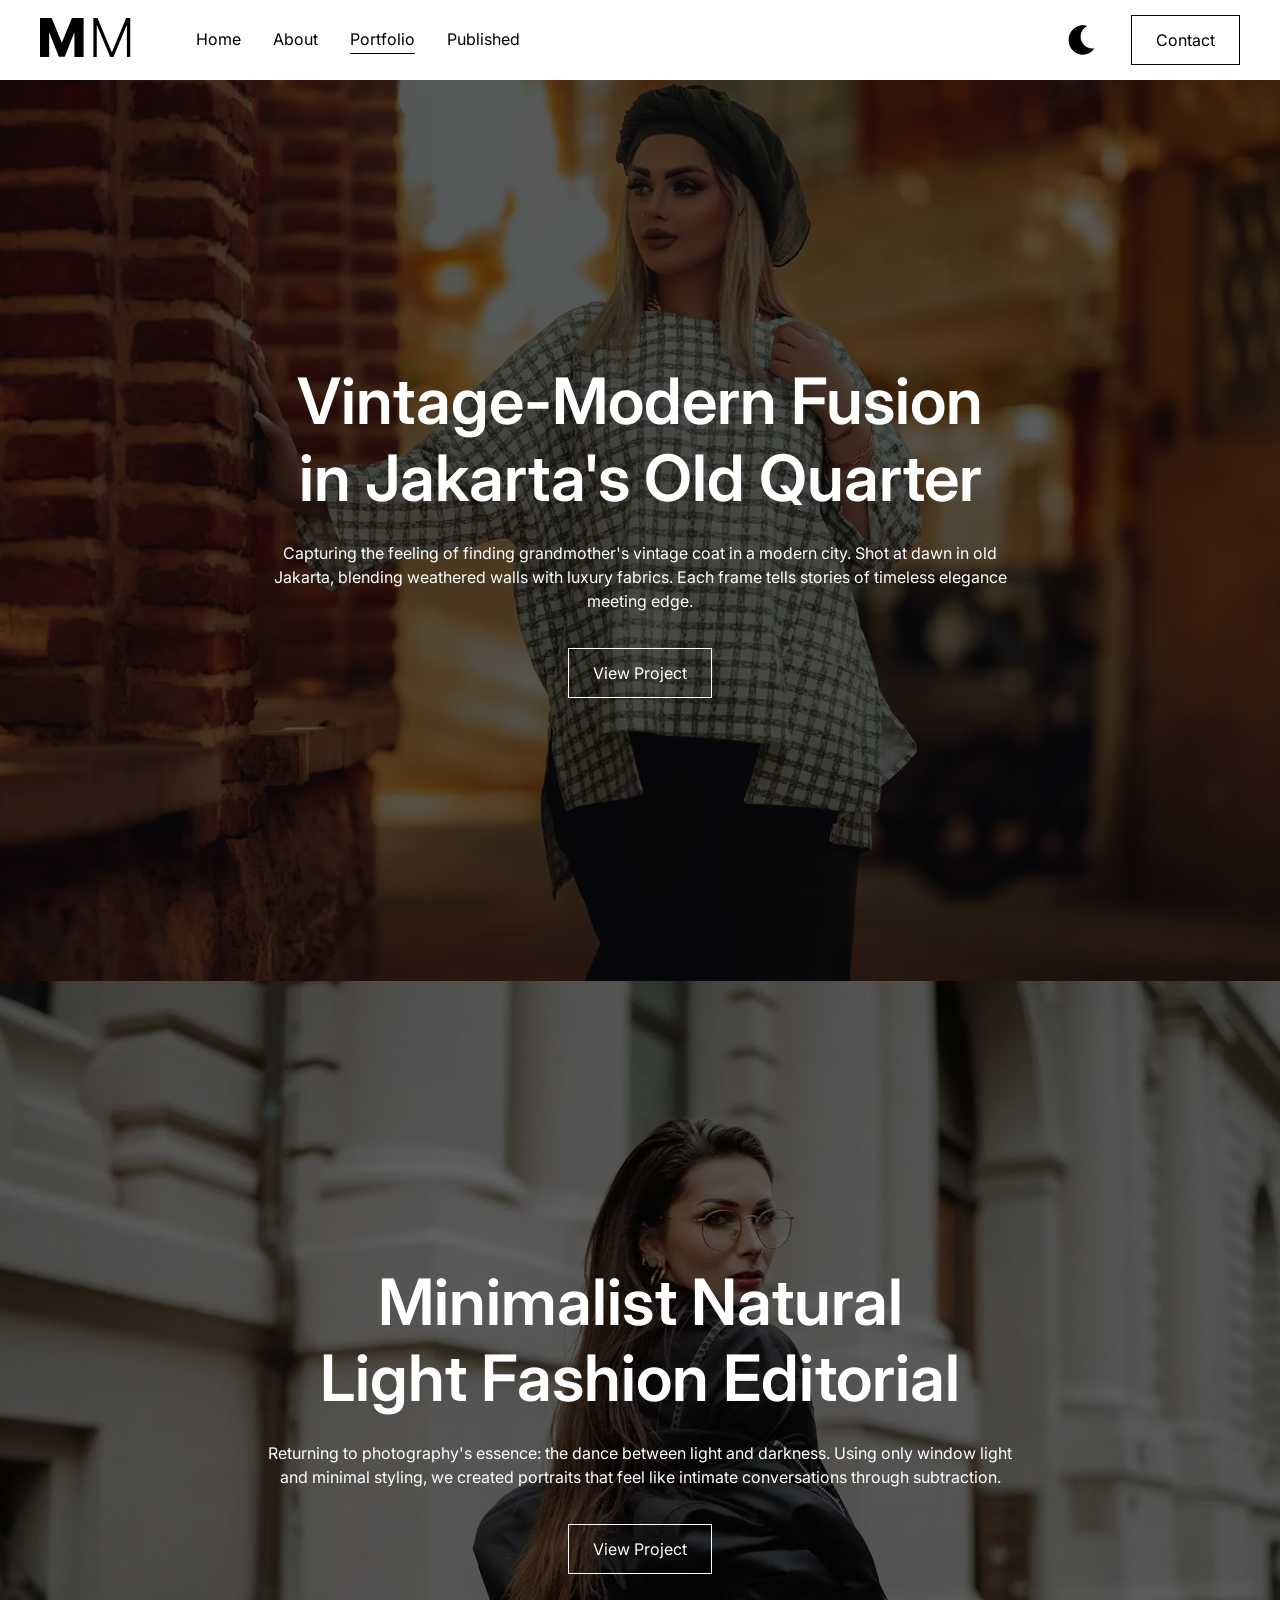
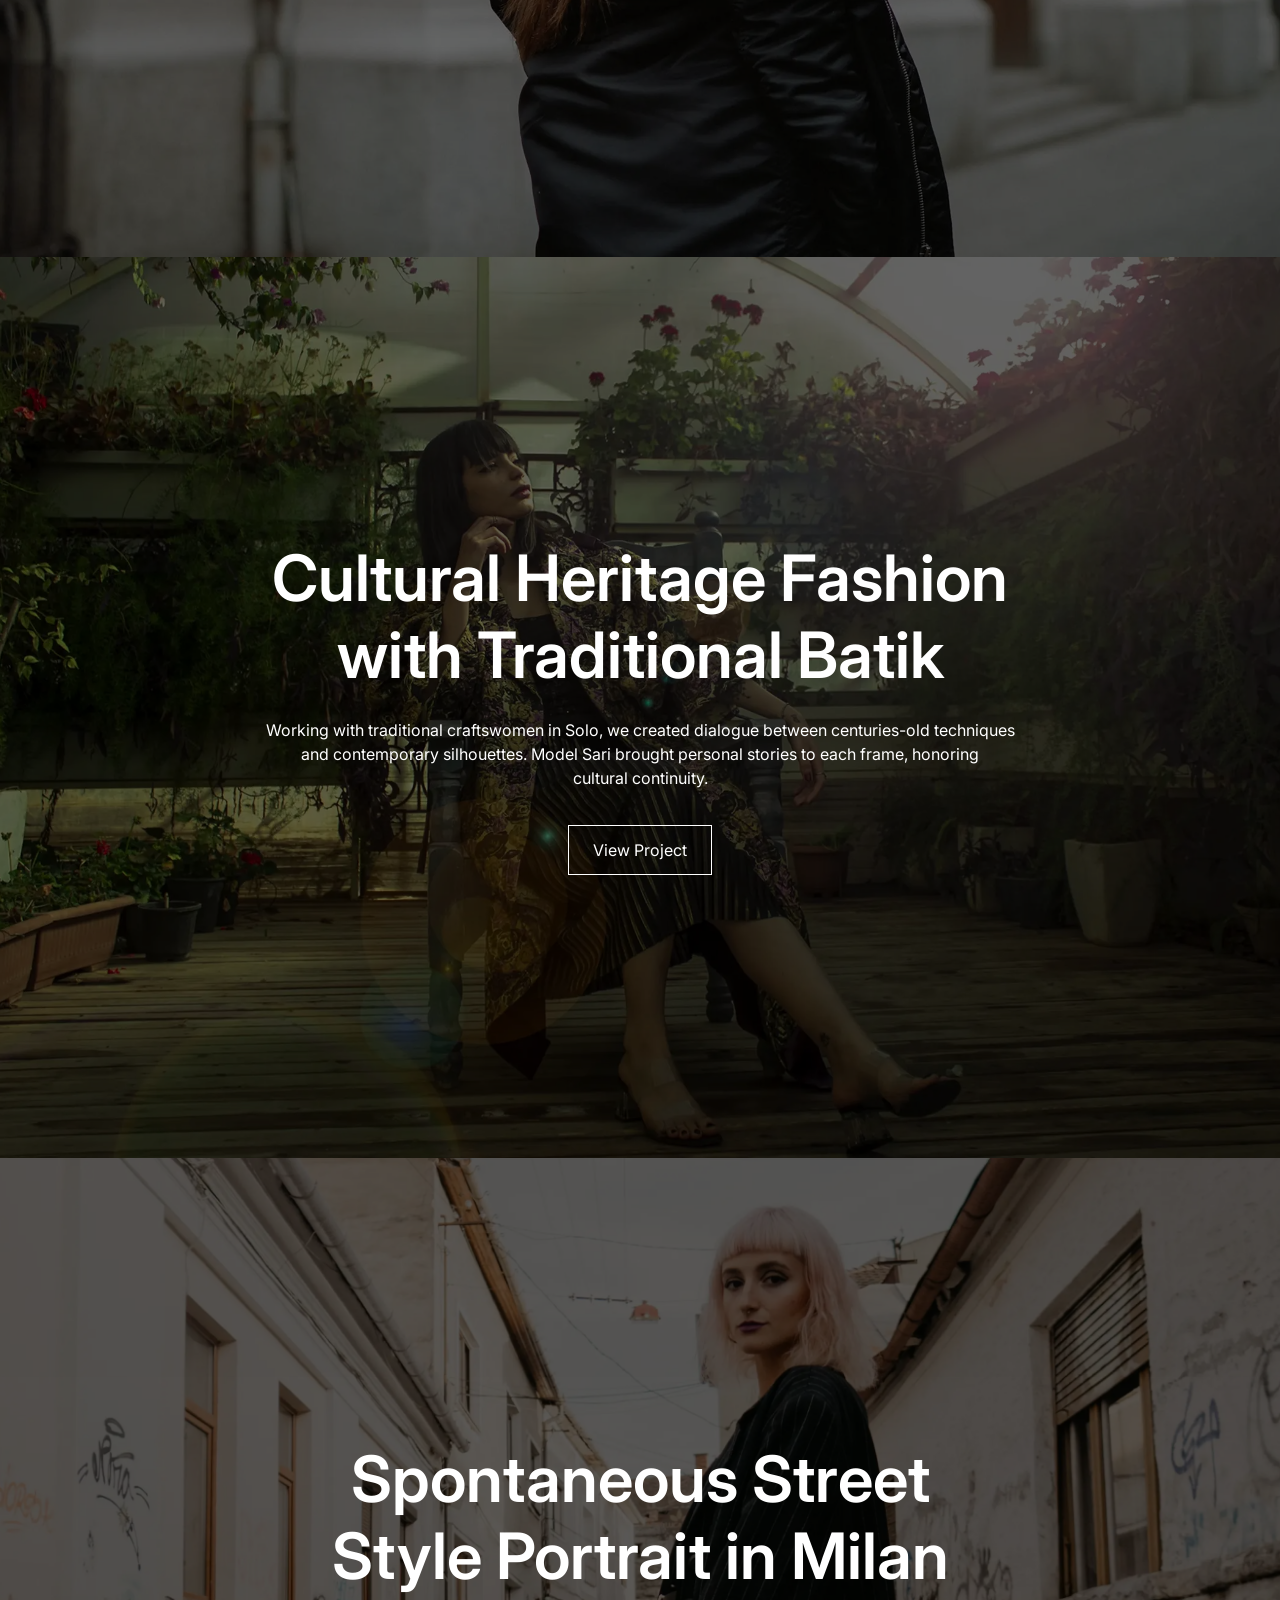
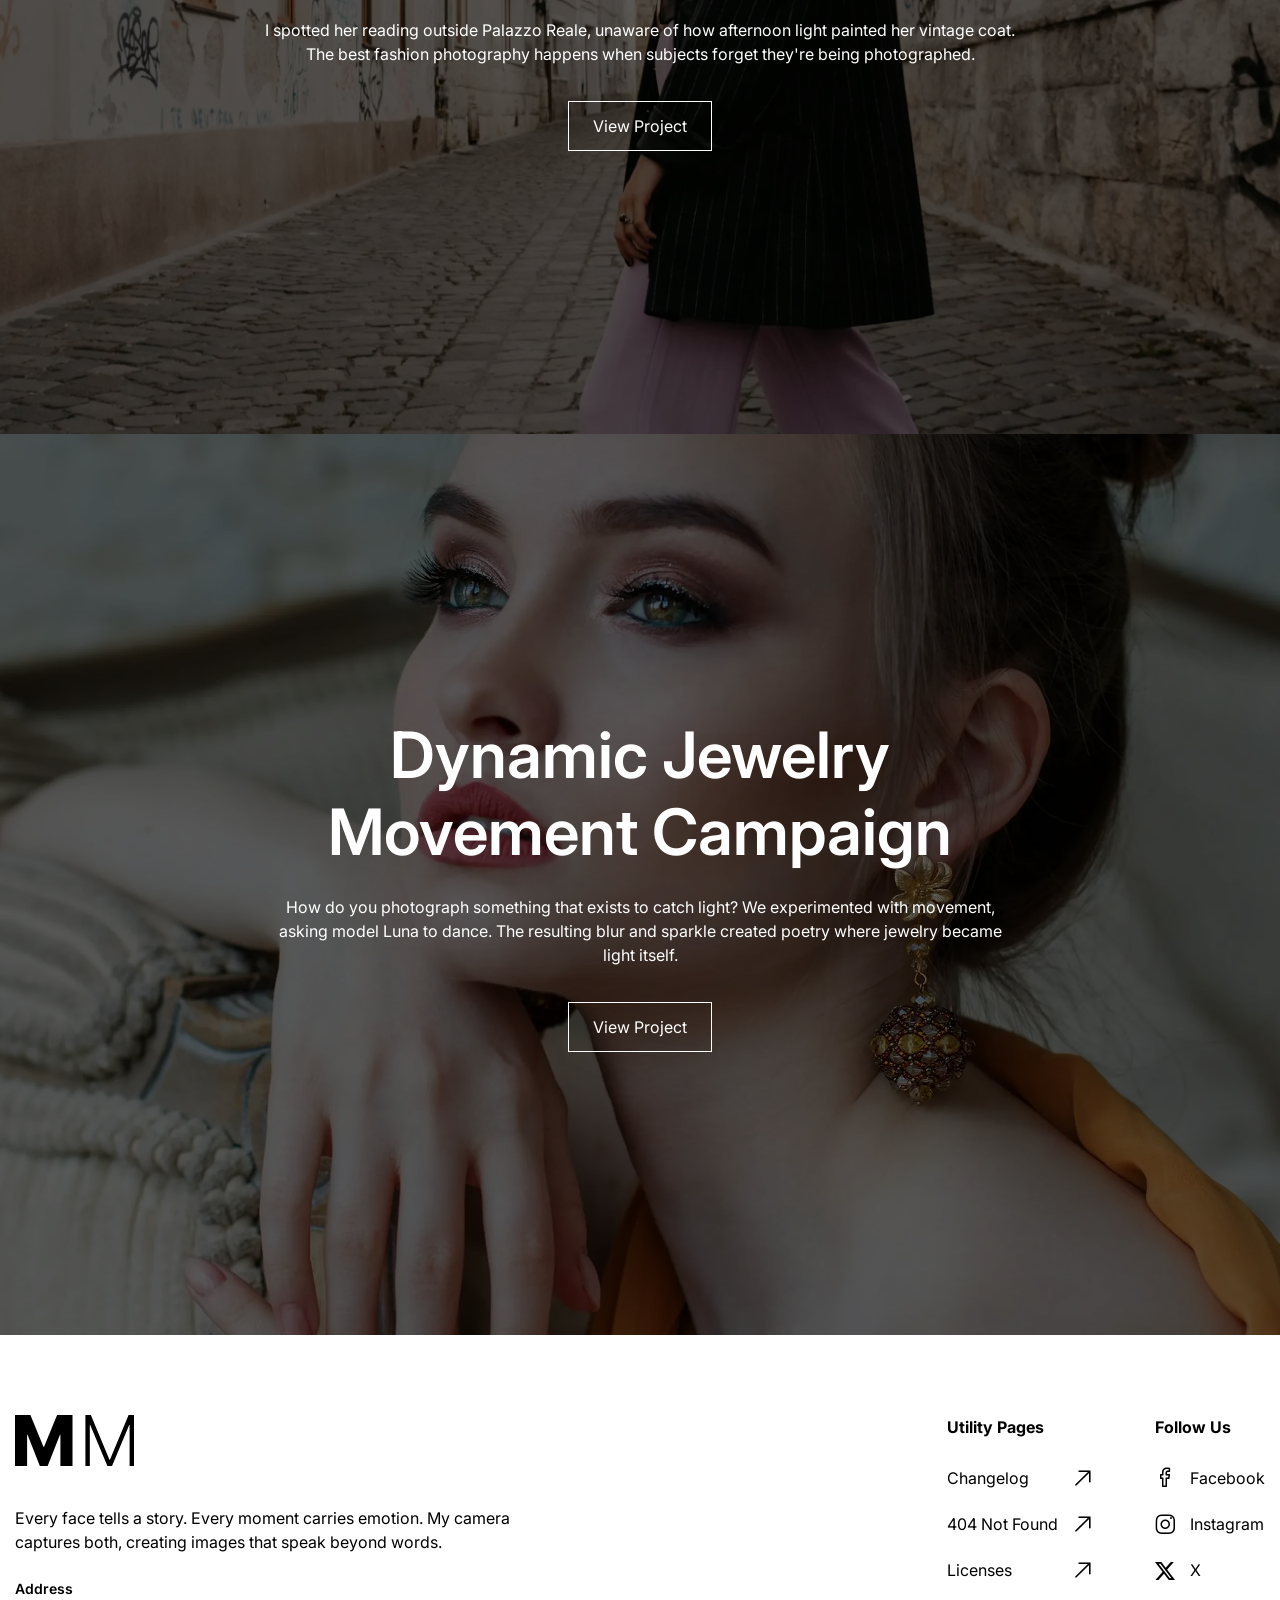
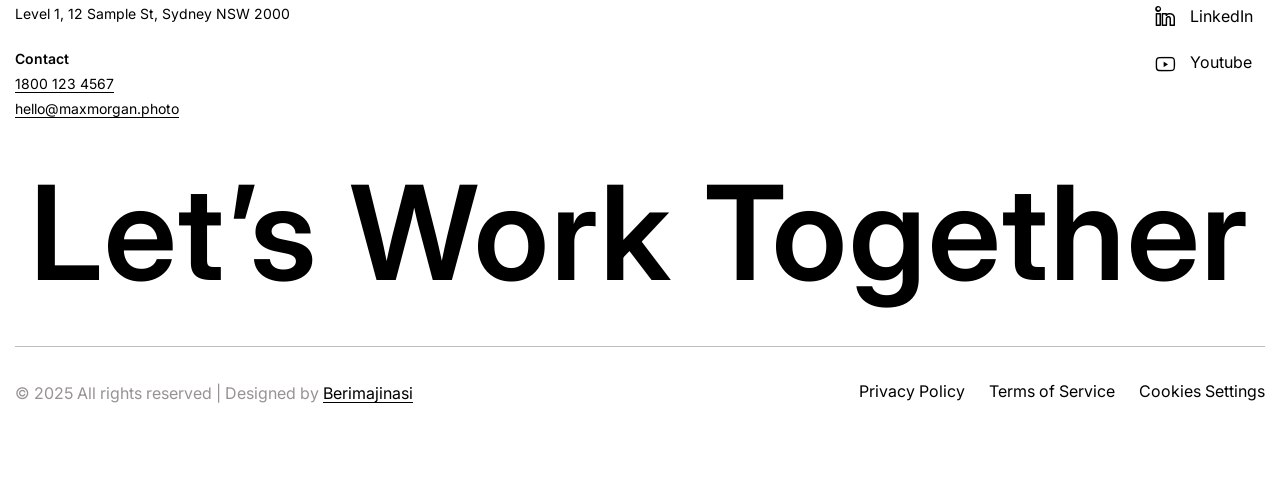
<file: portfolio.html>
<!doctype html>
<html data-fls-darklite="" lang="en">
	<head>
		<style data-fls-preloader="false" rel="preload">
			body > *:not(.fls-preloader) {opacity: 0;visibility: hidden;}[data-fls-preloader-loaded] body > *:not(.fls-preloader) {transition: opacity 0.5s ease 0s;opacity: 1;visibility: visible;}
		</style>
		<meta charset="UTF-8">
		<meta name="viewport" content="width=device-width, initial-scale=1.0">
		<link rel="shortcut icon" href="./assets/img/favicon.ico">
		<title>Portfolio</title>
		<link rel="modulepreload" crossorigin href="./js/common.min.js?v=1773671965832">
		<script type="module" crossorigin="" src="./js/popup.min.js?v=1773671965832"></script>
		<link rel="stylesheet" crossorigin="" href="./css/popup.min.css?v=1773671965832">
		<link rel="stylesheet" crossorigin="" href="./css/portfolio.min.css?v=1773671965832">
	</head>
	<body>
		<div class="wrapper">
			<header data-fls-header="" class="header">
				<div class="header__container">
					<div class="header__body">
						<a href="index.html" class="header__link-logo" aria-label="Go to home page">
							<svg class="header__logo" width="91" height="39" viewbox="0 0 91 39" xmlns="http://www.w3.org/2000/svg">
								<path d="M0 0H11.6733L21.5757 24.1465H22.0327L31.9351 0H43.6084V39H34.4297V15.0439H34.106L24.7368 38.7524H18.8716L9.50244 14.9106H9.17871V39H0V0Z"></path>
								<path d="M53.3917 0H57.505L71.6539 33.9727H71.9967L86.1456 0H90.2589V39H86.9073V7.52197H86.6027L73.444 39H70.2067L57.048 7.52197H56.7433V39H53.3917V0Z"></path>
							</svg>
						</a>
						<div class="header__menu menu">
							<nav class="menu__body">
								<ul class="menu__list">
									<li class="menu__item">
										<a href="index.html" class="menu__link">Home</a>
									</li>
									<li class="menu__item">
										<a href="#" class="menu__link">About</a>
									</li>
									<li class="menu__item">
										<a href="portfolio.html" class="menu__link menu__link--active">Portfolio</a>
									</li>
									<li class="menu__item">
										<a href="#" class="menu__link">Published</a>
									</li>
								</ul>
							</nav>
						</div>
						<div class="header__actions">
							<div data-fls-darklite="" class="theme">
								<button data-fls-darklite-set="" type="button" class="theme__change"></button>
								<button data-fls-darklite-reset="" type="button" class="theme__reset"></button>
							</div>
							<button data-fls-popup-link="popup" type="button" data-fls-button="" class="header__button button button--head">Contact</button>
							<button type="button" data-fls-menu="" class="header__icon-menu icon-menu">
								<span></span>
							</button>
						</div>
					</div>
				</div>
			</header>
			<main class="page">
				<section data-fls-portfoliocard="" class="portfolio-card" aria-labelledby="portfolio-title-1" aria-describedby="portfolio-desc-1">
					<picture>
						<source media="(max-width: 600px)" srcset="./assets/img/portfolio/urban-fashion-600.webp" type="image/webp">
						<source media="(max-width: 1200px)" srcset="./assets/img/portfolio/urban-fashion-1200.webp" type="image/webp">
						<img class="portfolio-card__image" alt="Portrait of a woman in urban fashion, showcasing a checkered top and a headscarf." src="./assets/img/portfolio/urban-fashion.webp">
					</picture>
					<div data-fls-watcher="" data-fls-watcher-once="" class="portfolio-card__body">
						<div class="portfolio-card__head">
							<h2 id="portfolio-title-1" class="portfolio-card__title">
								<a href="vintagequarter.html" class="portfolio-card__link-title">Vintage-Modern Fusion in Jakarta's Old Quarter</a>
							</h2>
							<div id="portfolio-desc-1" class="portfolio-card__text">
								<p>
									Capturing the feeling of finding grandmother's vintage coat in a modern city. Shot at dawn in old Jakarta, blending weathered walls with luxury fabrics. Each frame tells stories of timeless elegance meeting edge.
								</p>
							</div>
						</div>
						<div class="portfolio-card__actions">
							<a href="vintagequarter.html" data-fls-button="" class="portfolio-card__button button">View Project</a>
						</div>
					</div>
				</section>
				<section data-fls-portfoliocard="" class="portfolio-card" aria-labelledby="portfolio-title-2" aria-describedby="portfolio-desc-2">
					<picture>
						<source media="(max-width: 600px)" srcset="./assets/img/portfolio/city-street-fashion-600.webp" type="image/webp">
						<source media="(max-width: 1200px)" srcset="./assets/img/portfolio/city-street-fashion-1200.webp" type="image/webp">
						<img class="portfolio-card__image" alt="A fashionable woman on a city street wearing a black coat and stylish accessories." src="./assets/img/portfolio/city-street-fashion.webp">
					</picture>
					<div data-fls-watcher="" data-fls-watcher-once="" class="portfolio-card__body">
						<div class="portfolio-card__head">
							<h2 id="portfolio-title-2" class="portfolio-card__title">
								<a href="minimalisteditorial.html" class="portfolio-card__link-title">Minimalist Natural Light Fashion Editorial</a>
							</h2>
							<div id="portfolio-desc-2" class="portfolio-card__text">
								<p>
									Returning to photography's essence: the dance between light and darkness. Using only window light and minimal styling, we created portraits that feel like intimate conversations through subtraction.
								</p>
							</div>
						</div>
						<div class="portfolio-card__actions">
							<a href="minimalisteditorial.html" data-fls-button="" class="portfolio-card__button button">View Project</a>
						</div>
					</div>
				</section>
				<section data-fls-portfoliocard="" class="portfolio-card" aria-labelledby="portfolio-title-3" aria-describedby="portfolio-desc-3">
					<picture>
						<source media="(max-width: 600px)" srcset="./assets/img/portfolio/serene-garden-600.webp" type="image/webp">
						<source media="(max-width: 1200px)" srcset="./assets/img/portfolio/serene-garden-1200.webp" type="image/webp">
						<img class="portfolio-card__image" alt="A serene portrait of a woman in a garden, highlighting her elegant attire and the surrounding flora." src="./assets/img/portfolio/serene-garden.webp">
					</picture>
					<div data-fls-watcher="" data-fls-watcher-once="" class="portfolio-card__body">
						<div class="portfolio-card__head">
							<h2 id="portfolio-title-3" class="portfolio-card__title">
								<a href="culturalbatik.html" class="portfolio-card__link-title">Cultural Heritage Fashion with Traditional Batik</a>
							</h2>
							<div id="portfolio-desc-3" class="portfolio-card__text">
								<p>
									Working with traditional craftswomen in Solo, we created dialogue between centuries-old techniques and contemporary silhouettes. Model Sari brought personal stories to each frame, honoring cultural continuity.
								</p>
							</div>
						</div>
						<div class="portfolio-card__actions">
							<a href="culturalbatik.html" data-fls-button="" class="portfolio-card__button button">View Project</a>
						</div>
					</div>
				</section>
				<section data-fls-portfoliocard="" class="portfolio-card" aria-labelledby="portfolio-title-4" aria-describedby="portfolio-desc-4">
					<picture>
						<source media="(max-width: 600px)" srcset="./assets/img/portfolio/trendy-female-600.webp" type="image/webp">
						<source media="(max-width: 1200px)" srcset="./assets/img/portfolio/trendy-female-1200.webp" type="image/webp">
						<img class="portfolio-card__image" alt="A trendy female model with pink hair posing in a stylish outfit on a city street." src="./assets/img/portfolio/trendy-female.webp">
					</picture>
					<div data-fls-watcher="" data-fls-watcher-once="" class="portfolio-card__body">
						<div class="portfolio-card__head">
							<h2 id="portfolio-title-4" class="portfolio-card__title">
								<a href="streetmilan.html" class="portfolio-card__link-title">Spontaneous Street Style Portrait in Milan</a>
							</h2>
							<div id="portfolio-desc-4" class="portfolio-card__text">
								<p>
									I spotted her reading outside Palazzo Reale, unaware of how afternoon light painted her vintage coat. The best fashion photography happens when subjects forget they're being photographed.
								</p>
							</div>
						</div>
						<div class="portfolio-card__actions">
							<a href="streetmilan.html" data-fls-button="" class="portfolio-card__button button">View Project</a>
						</div>
					</div>
				</section>
				<section data-fls-portfoliocard="" class="portfolio-card" aria-labelledby="portfolio-title-5" aria-describedby="portfolio-desc-5">
					<picture>
						<source media="(max-width: 600px)" srcset="./assets/img/portfolio/woman-earrings-600.webp" type="image/webp">
						<source media="(max-width: 1200px)" srcset="./assets/img/portfolio/woman-earrings-1200.webp" type="image/webp">
						<img class="portfolio-card__image" alt="Portrait of a woman with glamorous makeup and statement earrings." src="./assets/img/portfolio/woman-earrings.webp">
					</picture>
					<div data-fls-watcher="" data-fls-watcher-once="" class="portfolio-card__body">
						<div class="portfolio-card__head">
							<h2 id="portfolio-title-5" class="portfolio-card__title">
								<a href="jewelrycampaign.html" class="portfolio-card__link-title">Dynamic Jewelry Movement Campaign</a>
							</h2>
							<div id="portfolio-desc-5" class="portfolio-card__text">
								<p>
									How do you photograph something that exists to catch light? We experimented with movement, asking model Luna to dance. The resulting blur and sparkle created poetry where jewelry became light itself.
								</p>
							</div>
						</div>
						<div class="portfolio-card__actions">
							<a href="jewelrycampaign.html" data-fls-button="" class="portfolio-card__button button">View Project</a>
						</div>
					</div>
				</section>
			</main>
			<footer data-fls-footer="" class="footer">
				<div class="footer__container">
					<div class="footer__body">
						<div class="footer__content">
							<div class="footer__main">
								<a href="index.html" class="footer__link-logo" aria-label="Go to home page">
									<svg class="footer__logo" width="91" height="39" viewbox="0 0 91 39" xmlns="http://www.w3.org/2000/svg">
										<path d="M0 0H11.6733L21.5757 24.1465H22.0327L31.9351 0H43.6084V39H34.4297V15.0439H34.106L24.7368 38.7524H18.8716L9.50244 14.9106H9.17871V39H0V0Z"></path>
										<path d="M53.3917 0H57.505L71.6539 33.9727H71.9967L86.1456 0H90.2589V39H86.9073V7.52197H86.6027L73.444 39H70.2067L57.048 7.52197H56.7433V39H53.3917V0Z"></path>
									</svg>
								</a>
								<div class="footer__text">
									<p>
										Every face tells a story. Every moment carries emotion. My camera
							captures both, creating images that speak beyond words.
									</p>
								</div>
								<div data-fls-info="" class="footer__info info">
									<div class="info__row">
										<span class="info__title">Address</span>
										<address class="info__address">
											<p>Level 1, 12 Sample St, Sydney NSW 2000</p>
										</address>
									</div>
									<div class="info__row">
										<span class="info__title">Contact</span>
										<ul class="info__list">
											<li class="info__item">
												<a href="tel:18001234567" class="info__link">1800 123 4567</a>
											</li>
											<li class="info__item">
												<a href="mailto:hello@maxmorgan.photo" class="info__link">hello@maxmorgan.photo</a>
											</li>
										</ul>
									</div>
								</div>
							</div>
							<div class="footer__menu">
								<div class="footer__column">
									<h4 class="footer__label">Utility Pages</h4>
									<ul class="footer__list utility">
										<li class="utility__item">
											<a href="#" data-fls-button="" class="utility__link button button--icon-arrow-up-right">
												<span>Changelog</span>
											</a>
										</li>
										<li class="utility__item">
											<a href="error.html" data-fls-button="" class="utility__link button button--icon-arrow-up-right">
												<span>404 Not Found</span>
											</a>
										</li>
										<li class="utility__item">
											<a href="#" data-fls-button="" class="utility__link button button--icon-arrow-up-right">
												<span>Licenses</span>
											</a>
										</li>
									</ul>
								</div>
								<div class="footer__column">
									<h4 class="footer__label">Follow Us</h4>
									<ul data-fls-social="" class="footer__list social">
										<li class="social__item">
											<a href="https://www.facebook.com/" data-fls-button="" class="social__link button button--social button--icon-facebook" target="_blank" rel="noopener noreferrer" aria-label="Facebook (opens in new tab)">
												<span>Facebook</span>
											</a>
										</li>
										<li>
											<a href="https://www.instagram.com/" data-fls-button="" class="social__link button button--social button--icon-instagram" target="_blank" rel="noopener noreferrer" aria-label="Instagram (opens in new tab)">
												<span>Instagram</span>
											</a>
										</li>
										<li class="social__item">
											<a href="https://www.x.com/" data-fls-button="" class="social__link button button--social button--icon-x" target="_blank" rel="noopener noreferrer" aria-label="X (opens in new tab)">
												<span>X</span>
											</a>
										</li>
										<li class="social__item">
											<a href="https://www.linkedin.com/" data-fls-button="" class="social__link button button--social button--icon-linkedin" target="_blank" rel="noopener noreferrer" aria-label="LinkedIn (opens in new tab)">
												<span>LinkedIn</span>
											</a>
										</li>
										<li class="social__item">
											<a href="https://www.youtube.com/" data-fls-button="" class="social__link button button--social button--icon-youtube" target="_blank" rel="noopener noreferrer" aria-label="Youtube (opens in new tab)">
												<span>Youtube</span>
											</a>
										</li>
									</ul>
								</div>
							</div>
						</div>
						<div class="footer__statement">
							<h2 data-fls-title="" class="footer__title title title--medium">let’s Work
					Together</h2>
						</div>
					</div>
					<div class="footer__bottom">
						<div class="footer__copy">
							<p>
								© 2025 All rights reserved | Designed by
								<a href="#">Berimajinasi</a>
							</p>
						</div>
						<ul class="footer__policy-list">
							<li class="footer__policy-item">
								<a href="#" class="footer__policy-link">Privacy Policy</a>
							</li>
							<li class="footer__policy-item">
								<a href="#" class="footer__policy-link">Terms of Service</a>
							</li>
							<li class="footer__policy-item">
								<a href="#" class="footer__policy-link">Cookies Settings</a>
							</li>
						</ul>
					</div>
				</div>
			</footer>
		</div>
		<div data-fls-lp="" data-fls-popup="popup" aria-hidden="true" class="popup">
			<div data-fls-popup-wrapper="" class="popup__wrapper">
				<div data-fls-popup-body="" class="popup__body">
					<div class="popup__actions">
						<button data-fls-popup-close="" type="button" class="popup__close">
							<svg width="23" height="23" viewbox="0 0 23 23" fill="none" xmlns="http://www.w3.org/2000/svg">
								<path opacity="0.850056" d="M1.73333 1.48883L21.5469 21.0288" stroke="#979797" stroke-linecap="square"></path>
								<path opacity="0.850056" d="M21.2667 1.48883L1.45309 21.0288" stroke="#979797" stroke-linecap="square"></path>
							</svg>
						</button>
					</div>
					<div data-fls-popup-content="" class="popup__content">
						<div class="popup__statement">
							<h2 data-fls-title="" class="popup__title title title--medium">let’s Work Together</h2>
						</div>
						<div class="popup__inner">
							<div class="popup__info info-popup">
								<div class="info-popup__text">
									<p>
										Every face tells a story. Every moment carries emotion. My camera captures both, creating images that speak beyond words.
									</p>
								</div>
								<div data-fls-info="" class="info-popup__info info">
									<div class="info__row">
										<span class="info__title">Address</span>
										<address class="info__address">
											<p>Level 1, 12 Sample St, Sydney NSW 2000</p>
										</address>
									</div>
									<div class="info__row">
										<span class="info__title">Contact</span>
										<ul class="info__list">
											<li class="info__item">
												<a href="tel:18001234567" class="info__link">1800 123 4567</a>
											</li>
											<li class="info__item">
												<a href="mailto:hello@maxmorgan.photo" class="info__link">hello@maxmorgan.photo</a>
											</li>
										</ul>
									</div>
								</div>
								<div class="info-popup__follow-us follow-us">
									<h4 class="follow-us__label">Follow Us</h4>
									<ul data-fls-social="" class="follow-us__list social">
										<li class="social__item">
											<a href="https://www.facebook.com/" data-fls-button="" class="social__link button button--social button--icon-facebook" target="_blank" rel="noopener noreferrer" aria-label="Facebook (opens in new tab)">
												<span>Facebook</span>
											</a>
										</li>
										<li>
											<a href="https://www.instagram.com/" data-fls-button="" class="social__link button button--social button--icon-instagram" target="_blank" rel="noopener noreferrer" aria-label="Instagram (opens in new tab)">
												<span>Instagram</span>
											</a>
										</li>
										<li class="social__item">
											<a href="https://www.x.com/" data-fls-button="" class="social__link button button--social button--icon-x" target="_blank" rel="noopener noreferrer" aria-label="X (opens in new tab)">
												<span>X</span>
											</a>
										</li>
										<li class="social__item">
											<a href="https://www.linkedin.com/" data-fls-button="" class="social__link button button--social button--icon-linkedin" target="_blank" rel="noopener noreferrer" aria-label="LinkedIn (opens in new tab)">
												<span>LinkedIn</span>
											</a>
										</li>
										<li class="social__item">
											<a href="https://www.youtube.com/" data-fls-button="" class="social__link button button--social button--icon-youtube" target="_blank" rel="noopener noreferrer" aria-label="Youtube (opens in new tab)">
												<span>Youtube</span>
											</a>
										</li>
									</ul>
								</div>
							</div>
							<div data-fls-dynamic=".popup__info, 767.98, 1" class="popup__form">
								<form data-fls-form="dev" action="#" data-fls-form-popup="form-message" class="form">
									<div class="form__body">
										<div class="form__line">
											<label class="form__label" for="input-name">What’s your name?</label>
											<input data-fls-input="" data-fls-form-validatenow="" required autocomplete="off" type="text" name="form[name]" data-fls-form-errtext="The field is required." class="form__input input" id="input-name" placeholder="Type your full name*">
										</div>
										<div class="form__line">
											<label class="form__label" for="input-email">What’s your email address?</label>
											<input data-fls-input="" data-fls-form-validatenow="" required autocomplete="off" type="email" name="form[email]" data-fls-form-errtext="The field is required." class="form__input input" id="input-email" placeholder="name@email.com*">
										</div>
										<div class="form__line">
											<label class="form__label" for="input-tel-number">What’s your phone number?</label>
											<input data-fls-input="" data-fls-form-validatenow="" required autocomplete="off" type="tel" name="form[tel-number]" data-fls-form-errtext="The field is required." class="form__input input" id="input-tel-number" placeholder="+11 2222 333344*">
										</div>
										<div class="form__line">
											<label class="form__label" for="input-message">Tell us about your project?</label>
											<textarea data-fls-input="" data-fls-form-validatenow="" data-fls-input-autoheight="" required autocomplete="off" name="form[message]" data-fls-form-errtext="The field is required." placeholder="example i have project for traditional fashion...*" class="form__input input input--text-area" id="input-message"></textarea>
										</div>
										<div class="form__line">
											<label class="form__label" for="input-budget">What have you budgeted for this project?</label>
											<select data-fls-select="" name="form[budget]" id="input-budget" class="form__select select">
												<option value="1" selected>$50k</option>
												<option value="2">$50k - $100k</option>
												<option value="3">$100k - $200k</option>
												<option value="4">$200k+</option>
											</select>
										</div>
									</div>
									<div class="form__actions">
										<button type="submit" data-fls-button="" class="form__button button button--send button--icon-arrow-up-right">Send Message</button>
									</div>
								</form>
							</div>
						</div>
					</div>
				</div>
			</div>
		</div>
		<div data-fls-popup="form-message" aria-hidden="true" class="popup popup--message">
			<div data-fls-popup-wrapper="" class="popup__wrapper">
				<div data-fls-popup-body="" class="popup__body">
					<div class="popup__text">
						<p>Your form has been submitted successfully. We'll get back to you shortly.</p>
					</div>
					<button data-fls-button="" data-fls-popup-close="" type="button" class="popup__button button">OK</button>
				</div>
			</div>
		</div>
	</body>
</html>
</file>
<file: css/popup.min.css>
@import url("https://fonts.googleapis.com/css2?family=Inter:wght@400;500;600;700&display=swap");*{border:0;margin:0;padding:0}*,:after,:before{box-sizing:border-box}:after,:before{display:inline-block}body,html{height:100%}body{line-height:1;scrollbar-gutter:stable;-ms-text-size-adjust:100%;-moz-text-size-adjust:100%;-webkit-text-size-adjust:100%;-webkit-font-smoothing:antialiased;-moz-osx-font-smoothing:grayscale}button,input,textarea{background-color:transparent;color:inherit;font-family:inherit;font-size:inherit;line-height:inherit}input,textarea{width:100%}label{display:inline-block}button,option,select{cursor:pointer}a{color:inherit;display:inline-block;text-decoration:none}ul li{list-style:none}img{height:auto;max-width:100%;vertical-align:middle}h1,h2,h3,h4,h5,h6{font-size:inherit;font-weight:inherit}address{font-style:normal}@font-face{font-display:swap;font-family:iconfont;src:url(../assets/fonts/iconfont.woff2?b7dcf77ce4fb89ac268a92bd21dc97d3) format("woff2")}[class*="--icon-"]:before{font-family:iconfont}[class*="--icon-youtube"]:before{content:"\f101"}[class*="--icon-x"]:before{content:"\f102"}[class*="--icon-linkedin"]:before{content:"\f103"}[class*="--icon-instagram"]:before{content:"\f104"}[class*="--icon-facebook"]:before{content:"\f105"}[class*="--icon-chevron"]:before{content:"\f106"}[class*="--icon-arrow-up-right"]:before{content:"\f107"}:root{--primary:#fff;--secondary:#000;--white:#fff;--black:#000;--mono-light:#aaa;--mono-gray:#444;--border-gray:#666;--error:#ff7e83;--black-rgb:0,0,0}body{background-color:var(--secondary);color:var(--primary);font-family:Inter,sans-serif;font-size:1rem;line-height:1.5;min-width:20rem;transition:color .3s ease 0s,background-color .3s ease 0s}[data-fls-scrolllock] body{overflow:hidden;overscroll-behavior:none;touch-action:none}.wrapper{display:flex;flex-direction:column;min-height:100%;overflow:clip}.wrapper>main{flex:1 1 auto}.wrapper>*{min-width:0}[class*=__container]{margin:0 auto;max-width:76.875rem;padding-left:.9375rem;padding-right:.9375rem}.select{min-width:0}.select,.select__body{position:relative}.select__title{border-bottom:.0625rem solid var(--border-gray);cursor:pointer;text-align:left;transition:border-color .3s ease;width:100%}html:not([data-fls-touch]) .select__title:hover{border-color:var(--primary)}.select__value{align-items:center;display:flex;flex-direction:row-reverse;gap:.625rem;height:1.875rem;min-width:0}.select__value>*{flex:1 1 auto}.select__value.--select-pseudo-label:before{content:attr(data-pseudo-label);opacity:.5}.select__value:before{align-items:center;display:flex;font-size:.625rem!important;font-size:1.25rem;justify-content:center;rotate:90deg;transition:rotate .3s ease;width:1.875rem}.select__content,.select__text{flex:1 1 auto;overflow:hidden;text-overflow:ellipsis;white-space:nowrap}.select__input{background-color:transparent;height:100%;padding:0 .625rem;width:100%}.--select-active .select__input::placeholder{color:#000}.--select-focus .select__input::placeholder{opacity:.5}.select__options{background-color:var(--primary);border-top:0;color:var(--secondary);left:0;min-width:100%;padding-block:.5rem;position:absolute;top:calc(100% - .0625rem)}.select__scroll{max-height:12.5rem;overflow-x:hidden;overflow-y:auto}.select__option{color:inherit;cursor:pointer;padding:.3125rem .625rem;text-align:left;transition:background-color .2s ease,color .2s ease;width:100%}html:not([data-fls-touch]) .select__option:hover{background-color:var(--secondary);color:var(--primary)}.select__row{align-items:center;display:inline-flex}.select--show-top .select__options{bottom:calc(100% - .0625rem);top:auto}.select.--select-open .select__value:before{rotate:-90deg}.--select-tag{cursor:pointer}.menu{flex-grow:1}.menu__link{position:relative}.menu__link:after{background-color:var(--primary);bottom:0;content:"";height:.0625rem;left:50%;position:absolute;transition:width .3s,left .3s;width:0}.icon-menu{display:none}.header{background-color:var(--secondary);left:0;position:sticky;right:0;top:0;transition:background-color .3s;z-index:50}.header__body{align-items:center;display:flex;padding-bottom:.3125rem;padding-top:.3125rem;transition:min-height .3s ease}.header__logo path{fill:var(--primary);transition:fill .3s ease}.header__actions,.header__logo{position:relative;z-index:3}.header__actions{align-items:center;display:flex}.footer__container{display:grid;max-width:83.875rem}.footer__logo{height:auto}.footer__logo path{fill:var(--primary);transition:fill .3s ease}.footer__logo{position:relative;z-index:3}html:not([data-fls-touch]) .footer__link-logo:hover path{fill:var(--mono-light)}.footer__list{display:flex;flex-direction:column}.footer__body{display:grid}.footer__content{display:flex;flex-wrap:wrap}.footer__main{align-items:flex-start;display:flex;flex-direction:column}.footer__menu{display:flex;flex-wrap:wrap}.footer__label{font-weight:700}.footer__statement{text-align:center;text-wrap:balance}.footer__bottom{border-top:.0625rem solid var(--border-gray);column-gap:.9375rem;display:flex}.footer__copy{color:var(--mono-light)}.footer__copy a{color:var(--primary);text-decoration:underline;text-decoration-thickness:.0625rem;text-underline-offset:.1875rem;transition:text-decoration-color .2s ease}.footer__policy-list{align-items:center;column-gap:1.5rem;display:flex;flex-wrap:wrap}.footer__policy-link{padding-bottom:.1875rem;position:relative}.footer__policy-link:after{background-color:var(--primary);bottom:0;content:"";height:.0625rem;left:50%;position:absolute;transition:width .3s,left .3s;width:0}.utility__link{justify-content:space-between!important;padding-block:.5rem!important}input[type=email],input[type=tel],input[type=text],textarea{-webkit-appearance:none;-moz-appearance:none;appearance:none}.input{border-bottom:.0625rem solid var(--border-gray);border-radius:0!important;caret-color:inherit;display:block;padding-right:.625rem;transition:border-color .3s ease;width:100%}html:not([data-fls-touch]) .input:hover::placeholder{color:var(--primary)}html:not([data-fls-touch]) .input:hover{border-color:var(--primary)}.input[placeholder]:not([data-fls-placeholder-nohiden])::placeholder{color:var(--mono-gray);transition:opacity .3s,color .3s}.input[placeholder]:not([data-fls-placeholder-nohiden]):focus::placeholder{opacity:0}textarea.input{padding:0;resize:vertical}[data-fls-form-error]{color:var(--error)}.form,.form__body{display:grid}.form__actions{align-items:flex-start;display:inline-flex}.form__button{align-self:flex-start}.button{align-items:center;border:.0625rem solid var(--primary);display:flex;font-size:1rem;justify-content:center;line-height:1.5;padding:.75rem 1.5rem;transition:color .3s ease,background-color .3s ease}.button--send,.button--white{background-color:var(--primary);color:var(--secondary)}.button--icon-arrow-up-right,.button--icon-chevron,.button--social{border:none;flex-direction:row-reverse;gap:1.0625rem;padding:0}.button--icon-arrow-up-right:before,.button--icon-chevron:before,.button--social:before{transition:translate .3s ease,scale .3s ease,rotate .6s ease}.button--icon-arrow-up-right span,.button--icon-chevron span,.button--social span{padding:.1875rem 0;position:relative;transition:translate .5s ease;will-change:translate}.button--icon-arrow-up-right span:after,.button--icon-chevron span:after,.button--social span:after{background-color:var(--primary);bottom:0;content:"";height:.0625rem;left:0;position:absolute;transition:width .3s ease;width:0}.button--icon-arrow-up-right{width:100%}.button--social{flex-direction:row;gap:.9375rem}.button--social:before{font-size:1.25rem;text-align:center;width:1.25rem;will-change:scale}.button--send{border:.0625rem solid var(--primary);padding:.75rem 1.5rem;width:auto}.fls-preloader{align-items:center;background-color:var(--secondary);color:var(--primary);display:flex;height:100%;justify-content:center;left:0;pointer-events:none;position:fixed;top:0;transition:all .6s ease;width:100%;z-index:-1}.fls-preloader__body{display:flex;flex-direction:column;max-width:31.25rem;padding:.93rem}.fls-preloader__counter{font-size:10rem}.fls-preloader__line span{display:inline-block;height:.8rem;transition:width .2s ease}[data-fls-preloader-loaded] .fls-preloader{opacity:0;visibility:hidden}[data-fls-darklite-light]{--primary:#000;--secondary:#fff;--mono-light:#979393;--mono-gray:#969292;--error:#a04245;--border-gray:#bebebe;--black-rgb:255,255,255}[data-fls-darklite-light] .theme__change{background:url(../assets/img/icons/moon.svg) 0 0/100% no-repeat}[data-fls-darklite-dark]{--primary:#fff;--secondary:#000;--mono-light:#aaa;--mono-gray:#444;--error:#ff7e83;--border-gray:#666;--black-rgb:0,0,0}[data-fls-darklite-dark] .theme__change{background:url(../assets/img/icons/sun.svg) 0 0/100% no-repeat}.theme{align-items:center;border-radius:50%;display:flex;justify-content:center;padding:.25rem;position:relative;transition:background-color .3s}.theme__change{block-size:1.875rem;border-radius:50%;cursor:pointer;flex:0 0 1.875rem;inline-size:1.875rem;transition:background .3s}.title{font-weight:600;line-height:1.2}.title--medium{letter-spacing:.125rem;text-transform:capitalize}.title--big,.title--medium,.title--small{line-height:1}.social__link{padding-block:.5rem}.social{align-items:start}.info{display:grid}.info__row{font-size:.875rem}.info__address,.info__list,.info__row{display:grid;gap:.25rem}.info__title{font-weight:600}.info__link{text-decoration:underline;text-decoration-thickness:.0625rem;text-underline-offset:.1875rem;transition:text-decoration-color .2s ease}body:after{background-color:rgba(0,0,0,.5);content:"";height:100%;left:0;opacity:0;pointer-events:none;position:fixed;top:0;transition:opacity .8s ease 0s;width:100%;z-index:149}[data-fls-popup-open] body:after{opacity:1}[data-fls-popup]{bottom:0;left:0;pointer-events:none;position:fixed;right:0;top:0;transition:visibility .8s ease 0s;visibility:hidden}[data-fls-popup][data-fls-popup-active]{overflow:auto;pointer-events:auto;visibility:visible;z-index:150}[data-fls-popup-active] [data-fls-popup-body]{transform:scale(1);visibility:visible}[data-fls-popup-wrapper]{align-items:center;display:flex;flex:1 1 auto;flex-direction:column;justify-content:center;min-height:100%;width:100%}[data-fls-popup-body]{background-color:var(--secondary);border:.0625rem solid var(--primary);max-width:76.875rem;transform:scale(0);transition:transform .3s ease 0s,visibility .3s ease 0s;visibility:hidden;width:100%}.popup--message [data-fls-popup-body]{width:auto}.popup--message .popup__body{display:grid;place-items:center}.popup__actions{justify-content:flex-end}.popup__actions,.popup__close{align-items:center;display:flex}.popup__close{border:.0625rem solid var(--primary);justify-content:center;transition:background-color .3s ease}.popup__close path{stroke:var(--primary);stroke-width:.0625rem;transition:stroke .3s ease}.popup__content{display:grid}.popup__statement{text-wrap:balance}.popup__inner{column-gap:1.875rem;display:flex;justify-content:space-between}.info-popup{display:flex;flex-direction:column}.follow-us__label{font-weight:700}.follow-us__list{display:flex;flex-direction:column}.popup__text{text-wrap:pretty}.popup__text p:not(:last-child){margin-bottom:.3125rem}.popup__button{width:12.5rem}@media (width <= 61.99875em){.title--small{font-size:3.4375rem}[data-fls-popup-body]{padding-inline:.9375rem}.popup__title{font-size:5.625rem}}@media (max-width:59.56125em){.footer__content{flex-direction:column}}@media (max-width:56.31125em) and (width <= 20em){.footer__bottom{row-gap:.75rem}}@media (max-width:56.31125em){.footer__bottom{flex-direction:column-reverse}}@media (width <= 54.24875em){.popup__title{font-size:4.6875rem}}@media (width <= 47.99875em){[data-fls-popup-body]{padding-bottom:2.1875rem}}@media (max-width:47.99875em){.form__button{width:100%!important}.popup__inner{flex-direction:column}}@media (width <= 43.74875em){.header__body{min-height:3.4375rem}}@media (max-width:43.74875em) and (width <= 23.4375em){.menu__body{padding-top:4.0625rem}}@media (max-width:43.74875em) and (max-width:23.43625em){.menu__body{padding-top:3.75rem}.menu__body:before{height:3.5rem}}@media (max-width:43.74875em) and (any-hover:none){.icon-menu{cursor:default}}@media (max-width:43.74875em){.menu__body{height:100dvh;overflow:auto;padding-bottom:1.875rem;padding-left:.9375rem;padding-right:.9375rem}.menu__body,.menu__body:before{background-color:var(--secondary);position:fixed;right:-100%;top:0;transition:right .3s;width:100%}.menu__body:before{content:"";height:3.75rem;z-index:2}[data-fls-menu-open] .menu__body,[data-fls-menu-open] .menu__body:before{right:0}.menu__list{text-align:right}.menu__item{padding-block:1.25rem}.menu__item:not(:last-child){border-bottom:.0625rem solid var(--primary)}.menu__item:last-child{padding-bottom:0}.menu__link{font-size:2rem}.icon-menu{display:block;height:1.125rem;position:relative;width:1.875rem;z-index:5}.icon-menu span,.icon-menu:after,.icon-menu:before{background-color:var(--primary);border-radius:.625rem;content:"";height:.125rem;position:absolute;right:0;transition:all .3s ease 0s;width:100%}.icon-menu:before{top:0}.icon-menu:after{bottom:0}.icon-menu span{top:calc(50% - .0625rem)}[data-fls-menu-open] .icon-menu span{width:0}[data-fls-menu-open] .icon-menu:before{top:calc(50% - .0625rem);transform:rotate(-45deg)}[data-fls-menu-open] .icon-menu:after{bottom:calc(50% - .0625rem);transform:rotate(45deg)}}@media (max-width:29.99875em) and (width <= 20em){.footer__menu{gap:.9375rem}}@media (max-width:29.99875em){.footer__menu{flex-direction:column}.footer__column{width:100%}.footer__copy{text-align:center}.footer__policy-list{align-items:flex-start;flex-direction:column}.utility__link{padding-block:.25rem!important;width:100%}.fls-preloader__counter{font-size:8rem}.social__link{padding-block:.25rem}.popup__button{width:100%}}@media (max-width:23.43625em){.button--head{padding:.625rem 1.25rem}}@media (max-width:20.06125em){.fls-preloader__counter{font-size:7rem}}@media (width <= 20em){.select__title{padding-bottom:.75rem;padding-top:.5rem}.select__option,.select__title{font-size:1.125rem}.header__body{column-gap:.625rem}.header__logo{width:4.375rem}.header__actions{column-gap:.75rem}.footer{padding-bottom:1.375rem;padding-top:1.875rem}.footer__container{gap:1.5rem}.footer__logo{width:5.3125rem}.footer__body{gap:1.125rem}.footer__content{gap:1.25rem}.footer__main{gap:.75rem}.footer__menu{gap:2.8125rem}.footer__text:not(:first-child){margin-top:.3125rem}.footer__label:not(:last-child){margin-bottom:.3125rem}.footer__bottom{padding-top:1rem}.footer__policy-list{row-gap:.3125rem}.input{font-size:1.125rem;padding-bottom:.5rem}[data-fls-form-error]{font-size:.875rem;margin-top:.5rem}.form{gap:1.25rem}.form__body{gap:.9375rem}.form__label{font-size:1rem}.form__label:not(:last-child){padding-bottom:.1875rem}.form__label--sel:not(:last-child){padding-bottom:6.25e-8rem}.title{font-size:3rem}.title--big{font-size:4rem}.title--small{font-size:3rem}.title--medium{font-size:3.75rem}.title--medium-2{font-size:4rem}.title--hero{font-size:3.75rem}.info{gap:.75rem}[data-fls-popup]{padding-bottom:2.9375rem;padding-top:3.5625rem}[data-fls-popup-body]{padding-bottom:1.125rem;padding-top:1.125rem}.popup--message [data-fls-popup-body]{padding-block:1.5625rem;padding-inline:.9375rem}.popup--message .popup__body{gap:.9375rem}.popup__actions:not(:last-child){margin-bottom:1.25rem}.popup__close{padding:.375rem}.popup__content{gap:1.125rem}.popup__title{font-size:3.25rem}.popup__inner{row-gap:1.125rem}.info-popup{gap:1.375rem}.info-popup__text p:not(:last-child){margin-bottom:.25rem}.follow-us__label:not(:last-child){margin-bottom:.3125rem}.popup__text{font-size:1.125rem}}@media (max-width:43.74875em) and (width > 47.99875em){.menu__body{padding-top:7.75rem}}@media (min-width:43.74875em) and (width <= 20em){.menu__list{column-gap:.9375rem}}@media (max-width:29.99875em) and (width > 76.875em){.footer__menu{gap:2.8125rem}}@media (max-width:56.31125em) and (width > 76.875em){.footer__bottom{row-gap:1rem}}@media (width > 20em) and (width <= 76.875em){.select__title{padding-bottom:clamp(.75rem,.6620879120875rem + .4395604396vw,1rem);padding-top:clamp(.5rem,.45604395604375rem + .2197802198vw,.625rem)}.select__option,.select__title{font-size:clamp(1.125rem,1.08104395604375rem + .2197802198vw,1.25rem)}.header__body{column-gap:clamp(.625rem,-.58379120879375rem + 6.043956044vw,4.0625rem)}.header__logo{width:clamp(4.375rem,3.9134615384625rem + 2.3076923077vw,5.6875rem)}.header__actions{column-gap:clamp(.75rem,.35439560439375rem + 1.978021978vw,1.875rem)}.footer{padding-bottom:clamp(1.375rem,.100274725275rem + 6.3736263736vw,5rem);padding-top:clamp(1.875rem,.7760989011rem + 5.4945054945vw,5rem)}.footer__container{gap:clamp(1.5rem,.972527472525rem + 2.6373626374vw,3rem)}.footer__logo{width:clamp(5.3125rem,4.54326923076875rem + 3.8461538462vw,7.5rem)}.footer__body{gap:clamp(1.125rem,.46565934065625rem + 3.2967032967vw,3rem)}.footer__content{gap:clamp(1.25rem,.28296703296875rem + 4.8351648352vw,4rem)}.footer__main{gap:clamp(.75rem,.4862637362625rem + 1.3186813187vw,1.5rem)}.footer__menu{gap:clamp(2.8125rem,2.39491758241875rem + 2.0879120879vw,4rem)}.footer__text:not(:first-child){margin-top:clamp(.3125rem,.2026098901125rem + .5494505495vw,.625rem)}.footer__label:not(:last-child){margin-bottom:clamp(.3125rem,.07074175824375rem + 1.2087912088vw,1rem)}.footer__bottom{padding-top:clamp(1rem,.64835164835rem + 1.7582417582vw,2rem)}.footer__policy-list{row-gap:clamp(.3125rem,.2245879120875rem + .4395604396vw,.5625rem)}.input{font-size:clamp(1.125rem,1.08104395604375rem + .2197802198vw,1.25rem);padding-bottom:clamp(.5rem,.4120879120875rem + .4395604396vw,.75rem)}[data-fls-form-error]{font-size:clamp(.875rem,.83104395604375rem + .2197802198vw,1rem);margin-top:clamp(.5rem,.4120879120875rem + .4395604396vw,.75rem)}.form{gap:clamp(1.25rem,.28296703296875rem + 4.8351648352vw,4rem)}.form__body{gap:clamp(.9375rem,-.139423076925rem + 5.3846153846vw,4rem)}.form__label{font-size:clamp(1rem,.9120879120875rem + .4395604396vw,1.25rem)}.form__label:not(:last-child){padding-bottom:clamp(.1875rem,-.0982142857125rem + 1.4285714286vw,1rem)}.form__label--sel:not(:last-child){padding-bottom:clamp(6.25e-8rem,-.1318680473875rem + .6593405495vw,.375rem)}.title{font-size:clamp(3rem,1.76923076923125rem + 6.1538461538vw,6.5rem)}.title--big{font-size:clamp(4rem,.96703296703125rem + 15.1648351648vw,12.625rem)}.title--medium{font-size:clamp(3.75rem,2.1895604395625rem + 7.8021978022vw,8.1875rem)}.title--medium-2{font-size:clamp(4rem,2.725274725275rem + 6.3736263736vw,7.625rem)}.title--hero{font-size:clamp(3.75rem,2.78296703296875rem + 4.8351648352vw,6.5rem)}.info{gap:clamp(.75rem,.4862637362625rem + 1.3186813187vw,1.5rem)}[data-fls-popup]{padding-bottom:clamp(2.9375rem,2.563873626375rem + 1.8681318681vw,4rem);padding-top:clamp(3.5625rem,2.70535714285625rem + 4.2857142857vw,6rem)}[data-fls-popup-body]{padding-top:clamp(1.125rem,.53159340659375rem + 2.967032967vw,2.8125rem)}.popup--message [data-fls-popup-body]{padding-block:clamp(1.5625rem,1.1229395604375rem + 2.1978021978vw,2.8125rem);padding-inline:clamp(.9375rem,.60782967033125rem + 1.6483516484vw,1.875rem)}.popup--message .popup__body{gap:clamp(.9375rem,.60782967033125rem + 1.6483516484vw,1.875rem)}.popup__actions:not(:last-child){margin-bottom:clamp(1.25rem,1.03021978021875rem + 1.0989010989vw,1.875rem)}.popup__close{padding:clamp(.375rem,.33104395604375rem + .2197802198vw,.5rem)}.popup__content{gap:clamp(1.125rem,.46565934065625rem + 3.2967032967vw,3rem)}.popup__inner{row-gap:clamp(1.125rem,.64148351648125rem + 2.4175824176vw,2.5rem)}.info-popup{gap:clamp(1.375rem,.80357142856875rem + 2.8571428571vw,3rem)}.info-popup__text p:not(:last-child){margin-bottom:clamp(.25rem,.1620879120875rem + .4395604396vw,.5rem)}.follow-us__label:not(:last-child){margin-bottom:clamp(.3125rem,.07074175824375rem + 1.2087912088vw,1rem)}.popup__text{font-size:clamp(1.125rem,1.0370879120875rem + .4395604396vw,1.375rem)}}@media (width > 20em) and (width <= 61.99875em){.title--small{font-size:clamp(3rem,2.7916604660875rem + 1.0416976696vw,3.4375rem)}}@media (width > 20em) and (width <= 54.24875em){.popup__title{font-size:clamp(3.25rem,2.4105533048625rem + 4.1972334757vw,4.6875rem)}}@media (width > 20em) and (width <= 47.99875em){[data-fls-popup-body]{padding-bottom:clamp(1.125rem,.36603754631875rem + 3.7948122684vw,2.1875rem)}}@media (max-width:29.99875em) and (width > 20em) and (width <= 76.875em){.footer__menu{gap:clamp(.9375rem,.27815934065625rem + 3.2967032967vw,2.8125rem)}}@media (width > 43.74875em) and (width <= 76.875em){.header__body{min-height:clamp(3.4375rem,1.37395758650625rem + 4.7168031395vw,5rem)}}@media (min-width:43.74875em) and (width > 76.875em){.menu__list{column-gap:2rem}}@media (min-width:43.74875em) and (width > 20em) and (width <= 76.875em){.menu__list{column-gap:clamp(.9375rem,.563873626375rem + 1.8681318681vw,2rem)}}@media (min-width:43.74875em){.menu__list{align-items:center;display:flex;flex-wrap:wrap;row-gap:.1875rem}.menu__link{padding-bottom:.1875rem}.menu__link--active:after{background-color:var(--primary);left:0;width:100%}}@media (max-width:43.74875em) and (width > 23.4375em) and (width <= 47.99875em){.menu__body{padding-top:clamp(4.0625rem,.54371405669375rem + 15.0134866914vw,7.75rem)}}@media (width > 47.99875em) and (width <= 76.875em){[data-fls-popup-body]{padding-bottom:clamp(2.1875rem,-2.07194493745rem + 8.8740747154vw,4.75rem)}}@media (min-width:47.99875em){.popup__info{flex:0 0 18.75rem}.popup__form{flex:0 1 45.625rem}}@media (width > 54.24875em) and (width <= 61.99875em){.popup__title{font-size:clamp(4.6875rem,-1.874848790325rem + 12.0967741935vw,5.625rem)}}@media (min-width:56.31125em){.footer__bottom{align-items:center;justify-content:space-between}}@media (max-width:56.31125em) and (width > 20em) and (width <= 76.875em){.footer__bottom{row-gap:clamp(.75rem,.6620879120875rem + .4395604396vw,1rem)}}@media (min-width:59.56125em){.footer__main{flex:1 1 31.625rem}.footer__text{max-width:31.625rem}}@media (width > 61.99875em) and (width <= 76.875em){.title--small{font-size:clamp(3.4375rem,1.0932064532375rem + 3.7811948576vw,4rem)}[data-fls-popup-body]{padding-inline:clamp(.9375rem,-2.96965591126875rem + 6.3019914293vw,1.875rem)}.popup__title{font-size:clamp(5.625rem,.415458784975rem + 8.4026552391vw,6.875rem)}}@media (width > 76.875em){.select__title{padding-bottom:1rem;padding-top:.625rem}.select__option,.select__title{font-size:1.25rem}.header__body{column-gap:4.0625rem;min-height:5rem}.header__logo{width:5.6875rem}.header__actions{column-gap:1.875rem}.footer{padding-bottom:5rem;padding-top:5rem}.footer__container{gap:3rem}.footer__logo{width:7.5rem}.footer__body{gap:3rem}.footer__content{gap:4rem}.footer__main{gap:1.5rem}.footer__menu{gap:4rem}.footer__text:not(:first-child){margin-top:.625rem}.footer__label:not(:last-child){margin-bottom:1rem}.footer__bottom{padding-top:2rem}.footer__policy-list{row-gap:.5625rem}.input{font-size:1.25rem;padding-bottom:.75rem}[data-fls-form-error]{font-size:1rem;margin-top:.75rem}.form,.form__body{gap:4rem}.form__label{font-size:1.25rem}.form__label:not(:last-child){padding-bottom:1rem}.form__label--sel:not(:last-child){padding-bottom:.375rem}.title{font-size:6.5rem}.title--big{font-size:12.625rem}.title--small{font-size:4rem}.title--medium{font-size:8.1875rem}.title--medium-2{font-size:7.625rem}.title--hero{font-size:6.5rem}.info{gap:1.5rem}[data-fls-popup]{padding-bottom:4rem;padding-top:6rem}[data-fls-popup-body]{padding-bottom:4.75rem;padding-top:2.8125rem}.popup--message [data-fls-popup-body],[data-fls-popup-body]{padding-inline:1.875rem}.popup--message [data-fls-popup-body]{padding-block:2.8125rem}.popup--message .popup__body{gap:1.875rem}.popup__actions:not(:last-child){margin-bottom:1.875rem}.popup__close{padding:.5rem}.popup__content{gap:3rem}.popup__title{font-size:6.875rem}.popup__inner{row-gap:2.5rem}.info-popup{gap:3rem}.info-popup__text p:not(:last-child){margin-bottom:.5rem}.follow-us__label:not(:last-child){margin-bottom:1rem}.popup__text{font-size:1.375rem}}@media (any-hover:hover),(pointer:fine){html:not([data-fls-touch]) .menu__link:hover:after{background-color:var(--primary);left:0;width:100%}html:not([data-fls-touch]) .header__link-logo:hover path{fill:var(--mono-light)}html:not([data-fls-touch]) .footer__copy a:hover{text-decoration-color:transparent}html:not([data-fls-touch]) .footer__policy-link:hover:after{background-color:var(--primary);left:0;width:100%}html:not([data-fls-touch]) .button:hover{background-color:var(--primary);color:var(--secondary)}html:not([data-fls-touch]) .button--icon-arrow-up-right:hover,html:not([data-fls-touch]) .button--icon-chevron:hover,html:not([data-fls-touch]) .button--send:hover,html:not([data-fls-touch]) .button--social:hover,html:not([data-fls-touch]) .button--white:hover{background-color:var(--secondary);color:var(--primary)}html:not([data-fls-touch]) .button--icon-arrow-up-right:hover span:after,html:not([data-fls-touch]) .button--icon-chevron:hover span:after,html:not([data-fls-touch]) .button--social:hover span:after{width:100%}html:not([data-fls-touch]) .button--icon-arrow-up-right:hover:before,html:not([data-fls-touch]) .button--icon-chevron:hover:before,html:not([data-fls-touch]) .button--social:hover:before{translate:.1875rem}html:not([data-fls-touch]) .button--icon-arrow-up-right:hover:before{translate:.1875rem -.1875rem}html:not([data-fls-touch]) .button--social:hover:before{scale:1.2;translate:0}html:not([data-fls-touch]) .button--social:hover span{translate:.625rem}html:not([data-fls-touch]) .theme:hover{background-color:var(--mono-light)}html:not([data-fls-touch]) .info__link:hover{text-decoration-color:transparent}html:not([data-fls-touch]) .popup__close:hover{background-color:var(--primary)}html:not([data-fls-touch]) .popup__close:hover path{stroke:var(--secondary)}}@media (prefers-color-scheme:light){:root{--primary:#000;--secondary:#fff;--mono-light:#979393;--mono-gray:#969292;--error:#a04245;--border-gray:#bebebe;--black-rgb:255,255,255}}
</file>
<file: css/portfolio.min.css>
.portfolio-card{align-items:center;display:flex;flex-direction:column;justify-content:center;margin:0 auto;max-width:100%;position:relative;width:100vw}.portfolio-card:before{background:linear-gradient(0deg,rgba(0,0,0,.603),rgba(0,0,0,.61));content:"";z-index:1}.portfolio-card:before,.portfolio-card__image{height:100%;inset:0;position:absolute;width:100%}.portfolio-card__image{object-fit:cover;object-position:top}.portfolio-card__body{color:var(--white);display:grid;max-width:48.875rem;padding-inline:.9375rem;position:relative;text-align:center;z-index:3}.portfolio-card__head{display:grid}.portfolio-card__title{font-weight:600;line-height:1.2;opacity:0;translate:0 5%}.--watcher-view .portfolio-card__title{animation:show-card-title .8s ease .4s forwards}@keyframes show-card-title{0%{opacity:0;translate:0 5%}to{opacity:1;translate:0 0}}.portfolio-card__link-title{text-decoration:underline;text-decoration-color:transparent;text-decoration-thickness:.09375rem;text-underline-offset:.1875rem;text-wrap:balance;transition:text-decoration-color .3s ease}.portfolio-card__text{opacity:0;text-wrap:pretty;translate:0 5%}.--watcher-view .portfolio-card__text{animation:show-card-text .8s ease .5s forwards}@keyframes show-card-text{0%{opacity:0;translate:0 5%}to{opacity:1;translate:0 0}}.portfolio-card__actions{display:flex;justify-content:center;opacity:0;translate:0 5%}.--watcher-view .portfolio-card__actions{animation:show-card-actions .8s ease .6s forwards}@keyframes show-card-actions{0%{opacity:0;translate:0 5%}to{opacity:1;translate:0 0}}.portfolio-card__button{border-color:var(--white)}@media (max-width:47.99875em){.portfolio-card:before{background:linear-gradient(0deg,rgba(0,0,0,.73),rgba(0,0,0,.75))}.portfolio-card__title{opacity:0;translate:0 3%}.--watcher-view .portfolio-card__title{animation:show-card-title .6s ease .2s forwards}@keyframes show-card-title{0%{opacity:0;translate:0 3%}to{opacity:1;translate:0 0}}.portfolio-card__text{opacity:0;translate:0 3%}.--watcher-view .portfolio-card__text{animation:show-card-text .6s ease .3s forwards}@keyframes show-card-text{0%{opacity:0;translate:0 3%}to{opacity:1;translate:0 0}}.portfolio-card__actions{opacity:0;translate:0 3%}.--watcher-view .portfolio-card__actions{animation:show-card-actions .6s ease .4s forwards}@keyframes show-card-actions{0%{opacity:0;translate:0 3%}to{opacity:1;translate:0 0}}}@media (max-width:29.99875em){.portfolio-card__button{width:100%}}@media (width <= 20em){.portfolio-card__body{gap:1.25rem;padding-bottom:2.1875rem;padding-top:1.875rem}.portfolio-card__head{gap:.75rem}.portfolio-card__title{font-size:1.875rem}.portfolio-card__text p:not(:last-child){margin-bottom:.375rem}}@media (width > 20em) and (width <= 76.875em){.portfolio-card__body{gap:clamp(1.25rem,.92032967033125rem + 1.6483516484vw,2.1875rem);padding-bottom:clamp(2.1875rem,-3.26304945055rem + 27.2527472527vw,17.6875rem);padding-top:clamp(1.875rem,-3.6854395604375rem + 27.8021978022vw,17.6875rem)}.portfolio-card__head{gap:clamp(.75rem,.4862637362625rem + 1.3186813187vw,1.5rem)}.portfolio-card__title{font-size:clamp(1.875rem,1.12774725275rem + 3.7362637363vw,4rem)}.portfolio-card__text p:not(:last-child){margin-bottom:clamp(.375rem,.24313186813125rem + .6593406593vw,.75rem)}}@media (width > 76.875em){.portfolio-card__body{gap:2.1875rem;padding-bottom:17.6875rem;padding-top:17.6875rem}.portfolio-card__head{gap:1.5rem}.portfolio-card__title{font-size:4rem}.portfolio-card__text p:not(:last-child){margin-bottom:.75rem}}@media (any-hover:hover),(pointer:fine){html:not([data-fls-touch]) .portfolio-card__link-title:hover{text-decoration-color:var(--white)}html:not([data-fls-touch]) .portfolio-card__button:hover{background-color:var(--white);color:var(--black)}}
</file>
